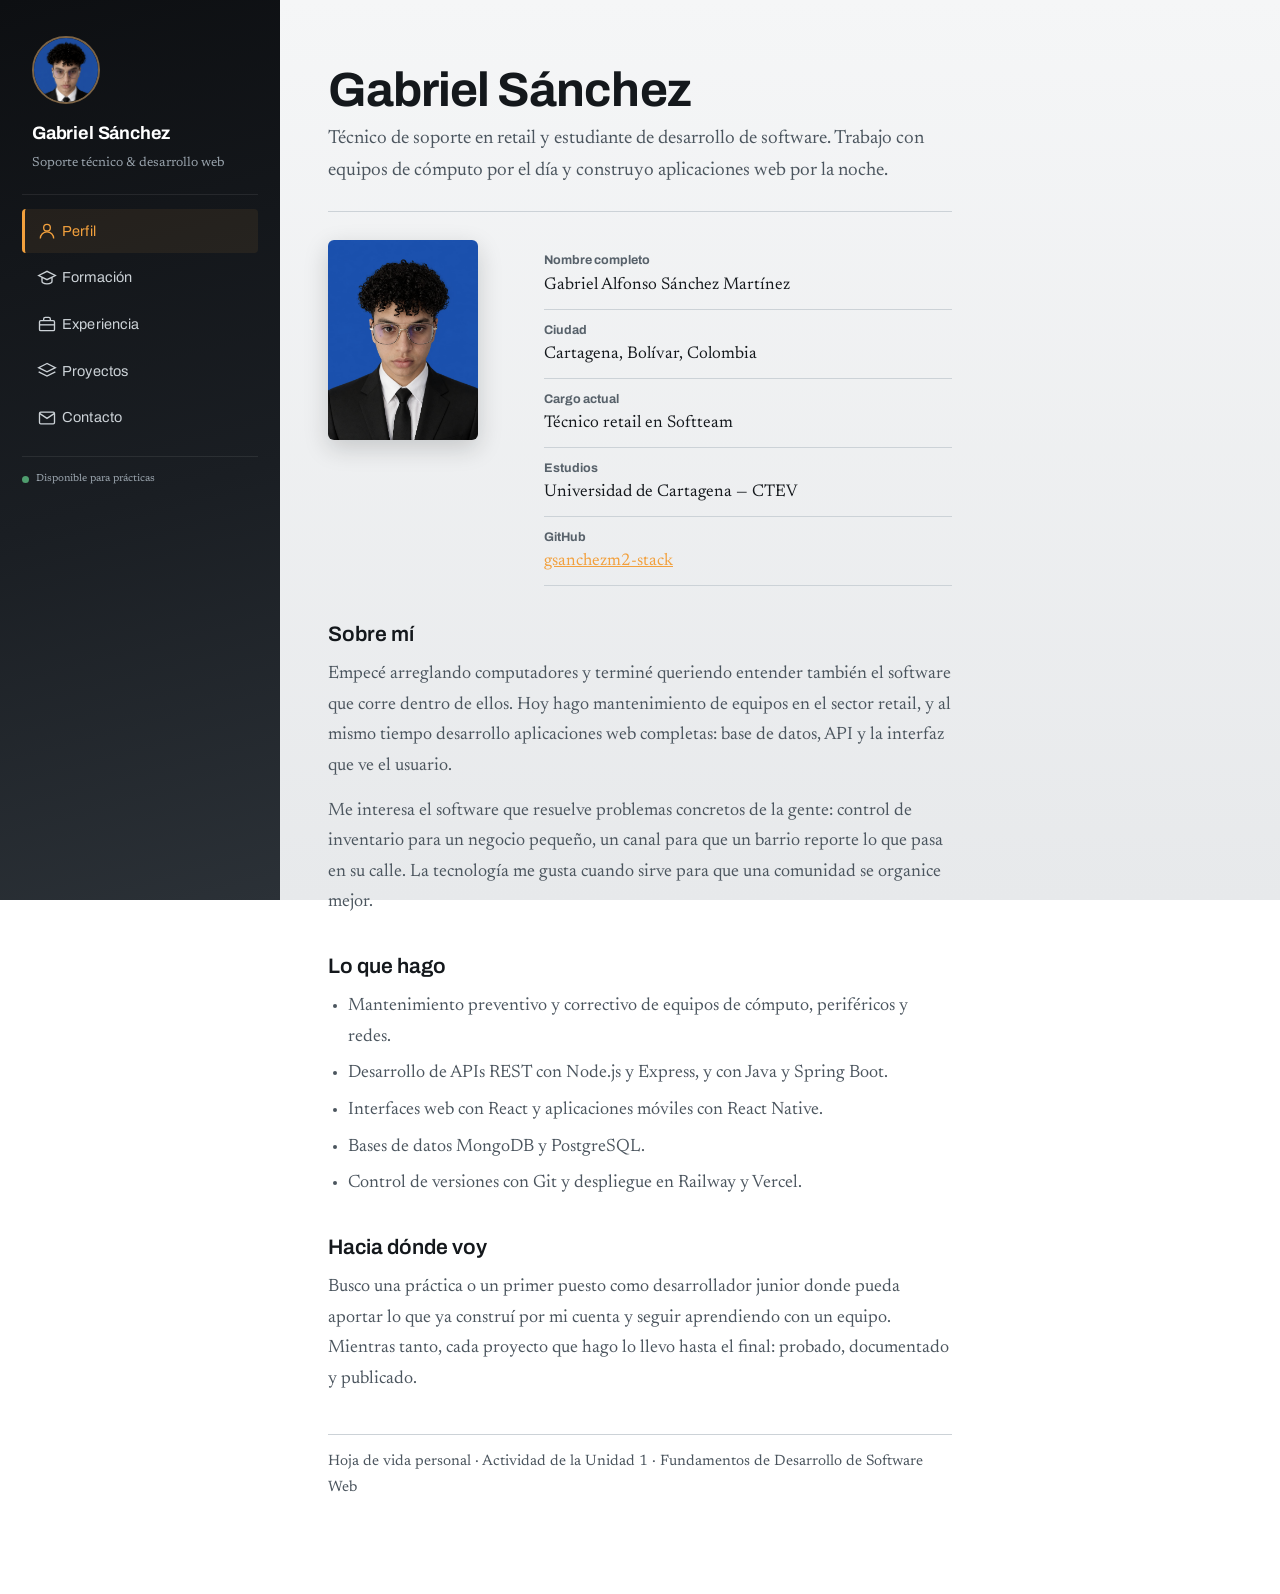
<file: index.html>
<!DOCTYPE html>
<html lang="es">
<head>
  <meta charset="UTF-8">
  <meta name="viewport" content="width=device-width, initial-scale=1.0">
  <title>Gabriel Sánchez — Hoja de vida</title>
  <meta name="description" content="Hoja de vida de Gabriel Alfonso Sánchez Martínez, técnico de soporte y desarrollador web en formación.">
  <link rel="preconnect" href="https://fonts.googleapis.com">
  <link rel="preconnect" href="https://fonts.gstatic.com" crossorigin>
  <link href="https://fonts.googleapis.com/css2?family=Archivo:wght@400;600;700&family=Newsreader:opsz,wght@6..72,400;6..72,600&display=swap" rel="stylesheet">
  <link rel="stylesheet" href="https://cdn.jsdelivr.net/npm/bootstrap@5.3.3/dist/css/bootstrap.min.css">
  <link rel="stylesheet" href="css/estilos.css">
</head>
<body>

  <header class="rail">
    <div class="rail-top">
      <img class="rail-foto" src="img/foto.jpg" alt="Foto de Gabriel Alfonso Sánchez Martínez">
      <p class="rail-nombre">Gabriel Sánchez</p>
      <p class="rail-rol">Soporte técnico &amp; desarrollo web</p>
    </div>
    <nav>
      <ul class="menu">
        <li><a class="activo" href="index.html" aria-label="Perfil">
          <svg viewBox="0 0 24 24"><circle cx="12" cy="8" r="4"></circle><path d="M4 21c0-4.4 3.6-8 8-8s8 3.6 8 8"></path></svg>
          <span>Perfil</span>
        </a></li>
        <li><a  href="formacion.html" aria-label="Formación">
          <svg viewBox="0 0 24 24"><path d="M2 9l10-5 10 5-10 5-10-5z"></path><path d="M6 11v5c0 1.7 2.7 3 6 3s6-1.3 6-3v-5"></path></svg>
          <span>Formación</span>
        </a></li>
        <li><a  href="experiencia.html" aria-label="Experiencia">
          <svg viewBox="0 0 24 24"><rect x="3" y="8" width="18" height="12" rx="1.5"></rect><path d="M8 8V6a2 2 0 0 1 2-2h4a2 2 0 0 1 2 2v2"></path><path d="M3 13h18"></path></svg>
          <span>Experiencia</span>
        </a></li>
        <li><a  href="proyectos.html" aria-label="Proyectos">
          <svg viewBox="0 0 24 24"><path d="M12 3 2 8l10 5 10-5-10-5z"></path><path d="M2 13l10 5 10-5"></path></svg>
          <span>Proyectos</span>
        </a></li>
        <li><a  href="contacto.html" aria-label="Contacto">
          <svg viewBox="0 0 24 24"><rect x="3" y="5" width="18" height="14" rx="1.5"></rect><path d="M3 6.5l9 6 9-6"></path></svg>
          <span>Contacto</span>
        </a></li>
      </ul>
    </nav>
    <p class="estado"><span class="punto"></span><span class="texto-estado">Disponible para prácticas</span></p>
  </header>

  <main class="contenido">
    <h1 class="titulo-pagina">Gabriel Sánchez</h1>
    <p class="entrada">
      Técnico de soporte en retail y estudiante de desarrollo de software.
      Trabajo con equipos de cómputo por el día y construyo aplicaciones web por la noche.
    </p>

    <div class="row g-4 portada">
      <div class="col-12 col-md-4">
        <img class="foto" src="img/foto.jpg" alt="Foto de perfil de Gabriel Alfonso Sánchez Martínez">
      </div>
      <div class="col-12 col-md-8">
        <dl class="ficha mb-0">
          <dt>Nombre completo</dt>
          <dd>Gabriel Alfonso Sánchez Martínez</dd>
          <dt>Ciudad</dt>
          <dd>Cartagena, Bolívar, Colombia</dd>
          <dt>Cargo actual</dt>
          <dd>Técnico retail en Softteam</dd>
          <dt>Estudios</dt>
          <dd>Universidad de Cartagena — CTEV</dd>
          <dt>GitHub</dt>
          <dd><a href="https://github.com/gsanchezm2-stack">gsanchezm2-stack</a></dd>
        </dl>
      </div>
    </div>

    <h2>Sobre mí</h2>
    <p>
      Empecé arreglando computadores y terminé queriendo entender también el software que
      corre dentro de ellos. Hoy hago mantenimiento de equipos en el sector retail, y al
      mismo tiempo desarrollo aplicaciones web completas: base de datos, API y la interfaz
      que ve el usuario.
    </p>
    <p>
      Me interesa el software que resuelve problemas concretos de la gente: control de
      inventario para un negocio pequeño, un canal para que un barrio reporte lo que pasa en
      su calle. La tecnología me gusta cuando sirve para que una comunidad se organice mejor.
    </p>

    <h2>Lo que hago</h2>
    <ul>
      <li>Mantenimiento preventivo y correctivo de equipos de cómputo, periféricos y redes.</li>
      <li>Desarrollo de APIs REST con Node.js y Express, y con Java y Spring Boot.</li>
      <li>Interfaces web con React y aplicaciones móviles con React Native.</li>
      <li>Bases de datos MongoDB y PostgreSQL.</li>
      <li>Control de versiones con Git y despliegue en Railway y Vercel.</li>
    </ul>

    <h2>Hacia dónde voy</h2>
    <p>
      Busco una práctica o un primer puesto como desarrollador junior donde pueda aportar lo
      que ya construí por mi cuenta y seguir aprendiendo con un equipo. Mientras tanto, cada
      proyecto que hago lo llevo hasta el final: probado, documentado y publicado.
    </p>

    <footer class="pie">
      <p>Hoja de vida personal · Actividad de la Unidad 1 · Fundamentos de Desarrollo de Software Web</p>
    </footer>
  </main>

  <script src="https://code.jquery.com/jquery-3.7.1.min.js"></script>
  <script src="https://cdn.jsdelivr.net/npm/bootstrap@5.3.3/dist/js/bootstrap.bundle.min.js"></script>
  <script src="js/main.js"></script>
</body>
</html>
</file>
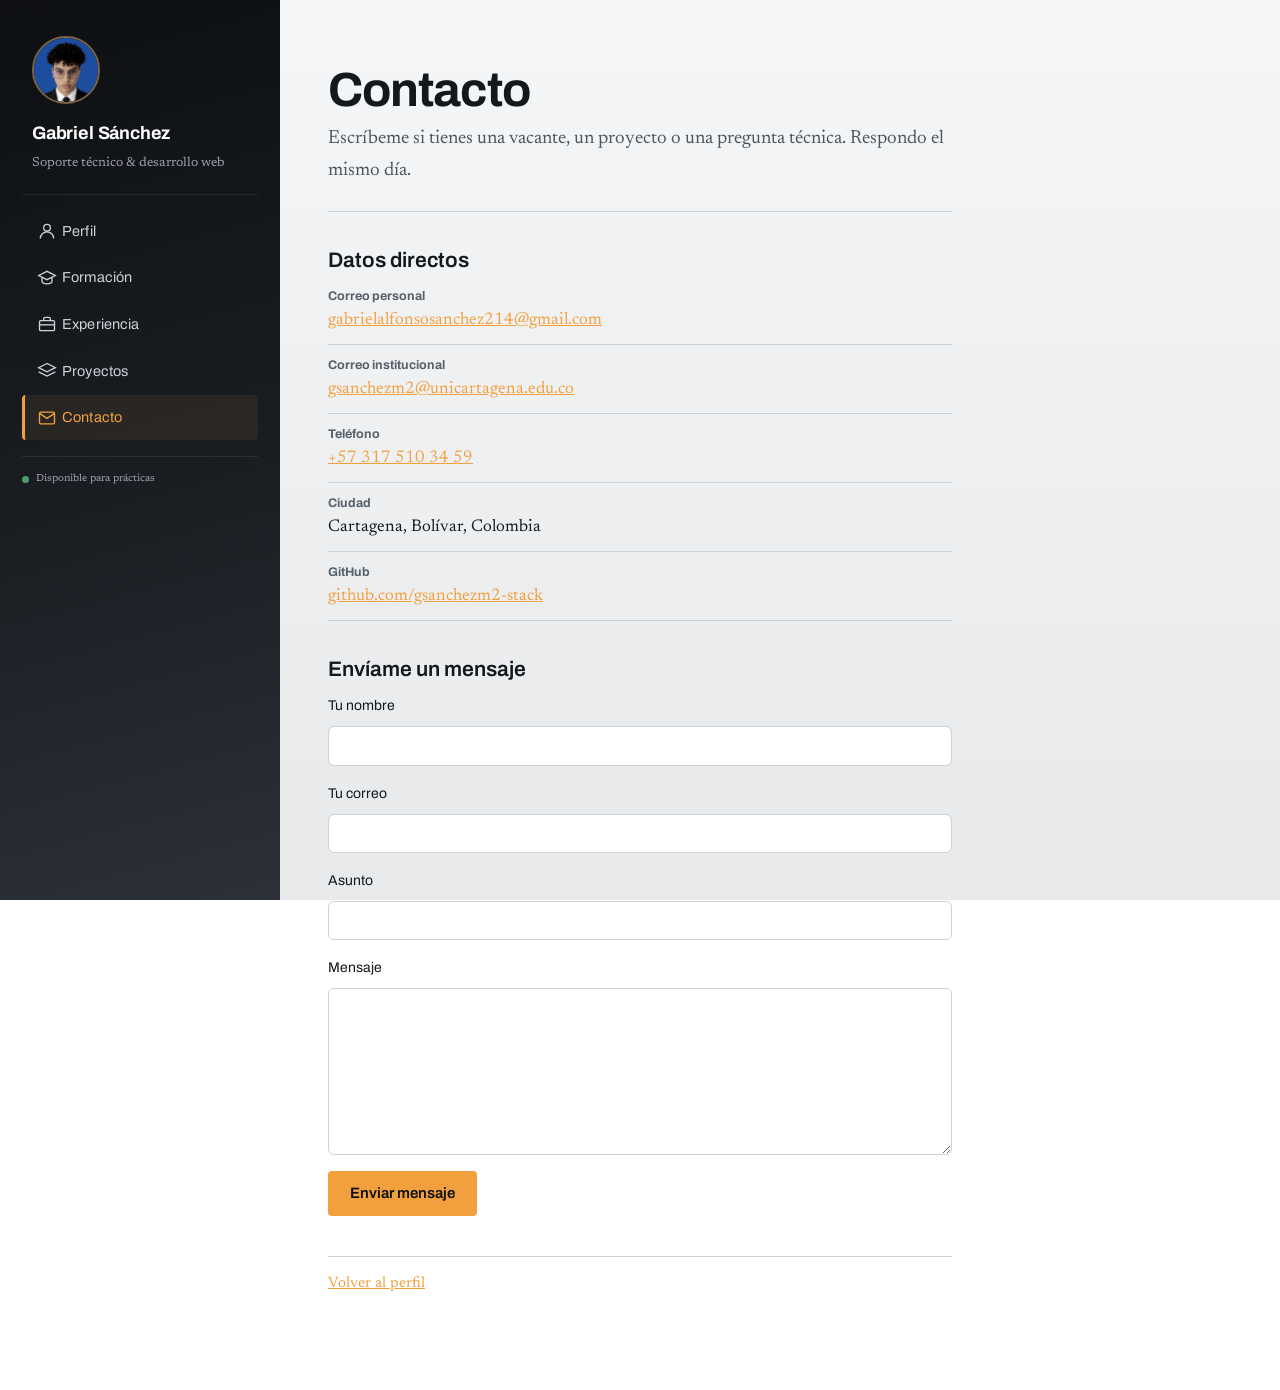
<file: contacto.html>
<!DOCTYPE html>
<html lang="es">
<head>
  <meta charset="UTF-8">
  <meta name="viewport" content="width=device-width, initial-scale=1.0">
  <title>Contacto — Gabriel Sánchez</title>
  <meta name="description" content="Datos de contacto de Gabriel Alfonso Sánchez Martínez.">
  <link rel="preconnect" href="https://fonts.googleapis.com">
  <link rel="preconnect" href="https://fonts.gstatic.com" crossorigin>
  <link href="https://fonts.googleapis.com/css2?family=Archivo:wght@400;600;700&family=Newsreader:opsz,wght@6..72,400;6..72,600&display=swap" rel="stylesheet">
  <link rel="stylesheet" href="https://cdn.jsdelivr.net/npm/bootstrap@5.3.3/dist/css/bootstrap.min.css">
  <link rel="stylesheet" href="css/estilos.css">
</head>
<body>

  <header class="rail">
    <div class="rail-top">
      <img class="rail-foto" src="img/foto.jpg" alt="Foto de Gabriel Alfonso Sánchez Martínez">
      <p class="rail-nombre">Gabriel Sánchez</p>
      <p class="rail-rol">Soporte técnico &amp; desarrollo web</p>
    </div>
    <nav>
      <ul class="menu">
        <li><a  href="index.html" aria-label="Perfil">
          <svg viewBox="0 0 24 24"><circle cx="12" cy="8" r="4"></circle><path d="M4 21c0-4.4 3.6-8 8-8s8 3.6 8 8"></path></svg>
          <span>Perfil</span>
        </a></li>
        <li><a  href="formacion.html" aria-label="Formación">
          <svg viewBox="0 0 24 24"><path d="M2 9l10-5 10 5-10 5-10-5z"></path><path d="M6 11v5c0 1.7 2.7 3 6 3s6-1.3 6-3v-5"></path></svg>
          <span>Formación</span>
        </a></li>
        <li><a  href="experiencia.html" aria-label="Experiencia">
          <svg viewBox="0 0 24 24"><rect x="3" y="8" width="18" height="12" rx="1.5"></rect><path d="M8 8V6a2 2 0 0 1 2-2h4a2 2 0 0 1 2 2v2"></path><path d="M3 13h18"></path></svg>
          <span>Experiencia</span>
        </a></li>
        <li><a  href="proyectos.html" aria-label="Proyectos">
          <svg viewBox="0 0 24 24"><path d="M12 3 2 8l10 5 10-5-10-5z"></path><path d="M2 13l10 5 10-5"></path></svg>
          <span>Proyectos</span>
        </a></li>
        <li><a class="activo" href="contacto.html" aria-label="Contacto">
          <svg viewBox="0 0 24 24"><rect x="3" y="5" width="18" height="14" rx="1.5"></rect><path d="M3 6.5l9 6 9-6"></path></svg>
          <span>Contacto</span>
        </a></li>
      </ul>
    </nav>
    <p class="estado"><span class="punto"></span><span class="texto-estado">Disponible para prácticas</span></p>
  </header>

  <main class="contenido">
    <h1 class="titulo-pagina">Contacto</h1>
    <p class="entrada">
      Escríbeme si tienes una vacante, un proyecto o una pregunta técnica. Respondo el mismo día.
    </p>

    <h2>Datos directos</h2>
    <dl class="ficha">
      <dt>Correo personal</dt>
      <dd><a href="mailto:gabrielalfonsosanchez214@gmail.com">gabrielalfonsosanchez214@gmail.com</a></dd>
      <dt>Correo institucional</dt>
      <dd><a href="mailto:gsanchezm2@unicartagena.edu.co">gsanchezm2@unicartagena.edu.co</a></dd>
      <dt>Teléfono</dt>
      <dd><a href="tel:+573175103459">+57 317 510 34 59</a></dd>
      <dt>Ciudad</dt>
      <dd>Cartagena, Bolívar, Colombia</dd>
      <dt>GitHub</dt>
      <dd><a href="https://github.com/gsanchezm2-stack">github.com/gsanchezm2-stack</a></dd>
    </dl>

    <h2>Envíame un mensaje</h2>
    <div id="alerta-envio" class="alert d-none mb-3" role="alert"></div>

    <form id="form-contacto" action="mailto:gabrielalfonsosanchez214@gmail.com" method="post" enctype="text/plain" novalidate>
      <div class="mb-3">
        <label for="nombre" class="form-label">Tu nombre</label>
        <input type="text" class="form-control" id="nombre" name="nombre" required>
        <div class="invalid-feedback"></div>
      </div>

      <div class="mb-3">
        <label for="correo" class="form-label">Tu correo</label>
        <input type="email" class="form-control" id="correo" name="correo" required>
        <div class="invalid-feedback"></div>
      </div>

      <div class="mb-3">
        <label for="asunto" class="form-label">Asunto</label>
        <input type="text" class="form-control" id="asunto" name="asunto">
      </div>

      <div class="mb-3">
        <label for="mensaje" class="form-label">Mensaje</label>
        <textarea class="form-control" id="mensaje" name="mensaje" rows="6" required></textarea>
        <div class="invalid-feedback"></div>
      </div>

      <button class="boton btn" type="submit">Enviar mensaje</button>
    </form>

    <footer class="pie">
      <p><a href="index.html">Volver al perfil</a></p>
    </footer>
  </main>

  <script src="https://code.jquery.com/jquery-3.7.1.min.js"></script>
  <script src="https://cdn.jsdelivr.net/npm/bootstrap@5.3.3/dist/js/bootstrap.bundle.min.js"></script>
  <script src="js/main.js"></script>
  <script src="js/contacto.js"></script>
</body>
</html>
</file>
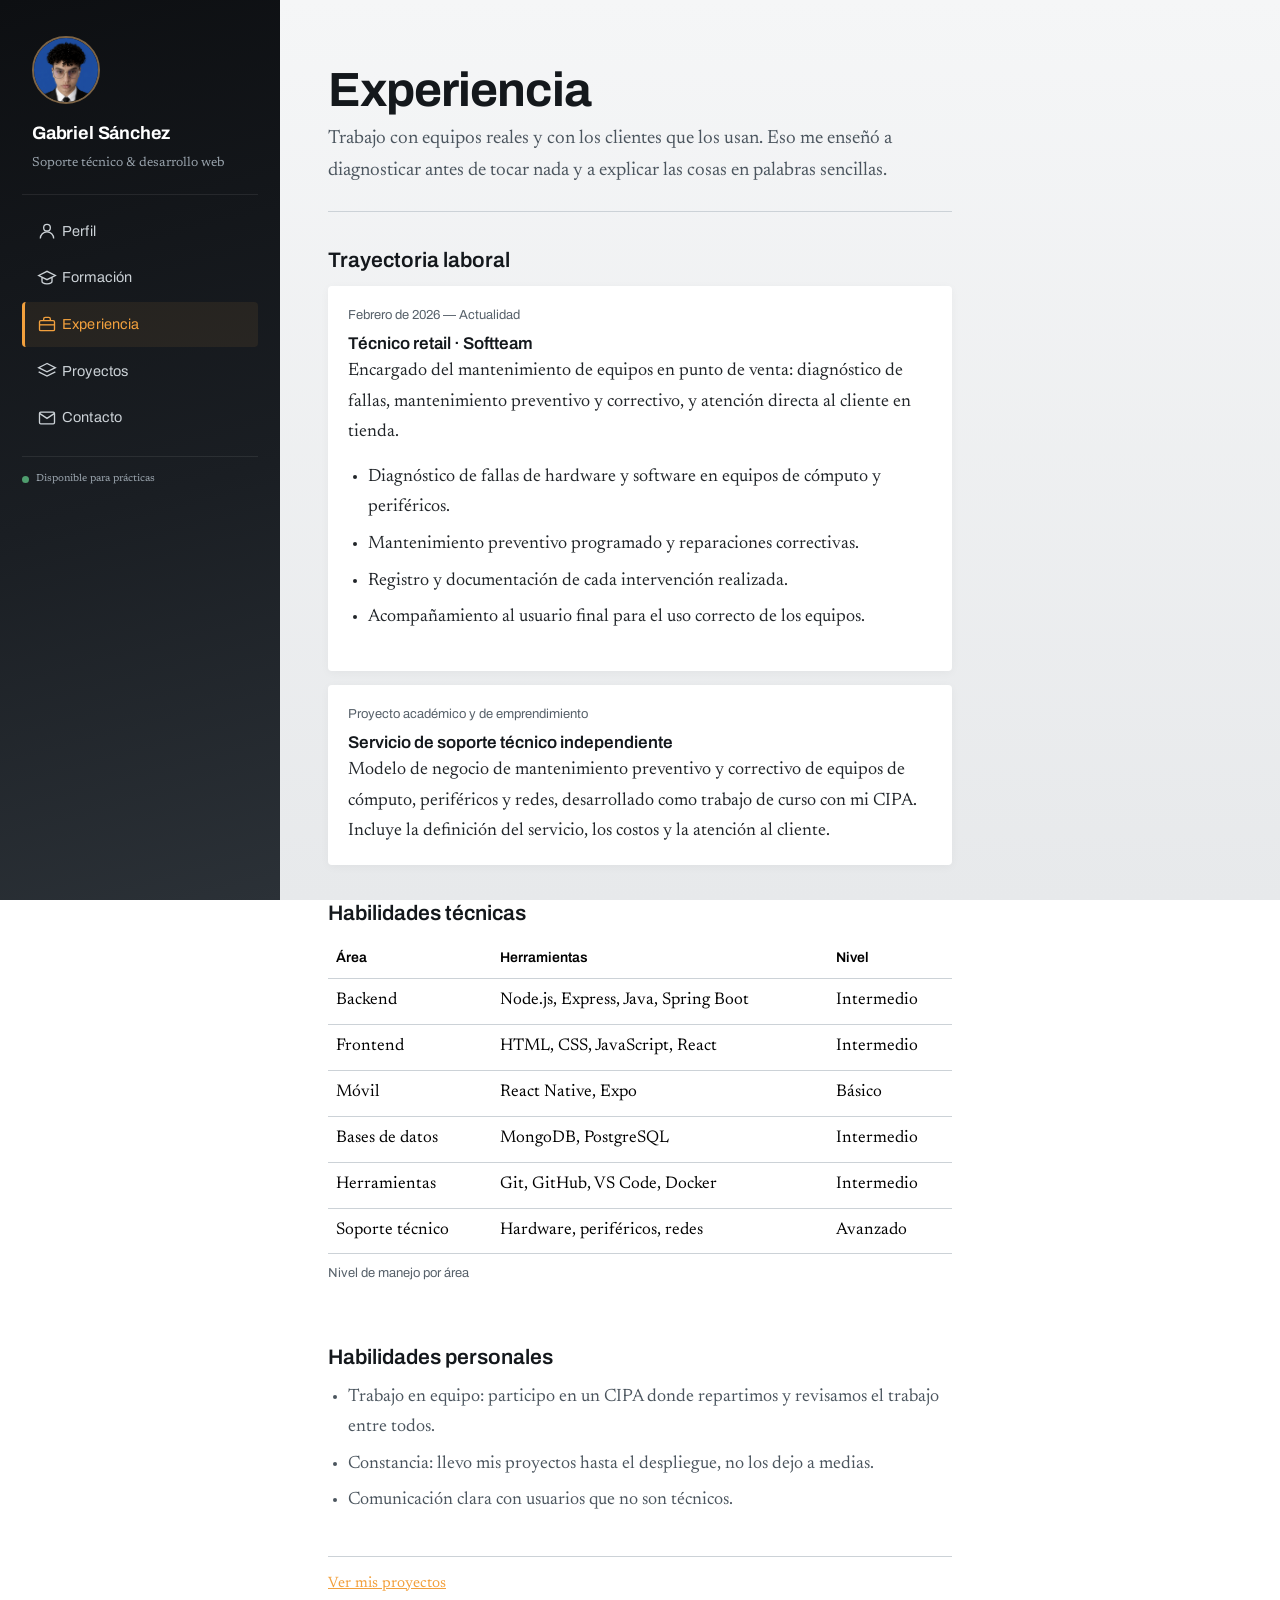
<file: experiencia.html>
<!DOCTYPE html>
<html lang="es">
<head>
  <meta charset="UTF-8">
  <meta name="viewport" content="width=device-width, initial-scale=1.0">
  <title>Experiencia — Gabriel Sánchez</title>
  <meta name="description" content="Experiencia laboral y habilidades técnicas de Gabriel Alfonso Sánchez Martínez.">
  <link rel="preconnect" href="https://fonts.googleapis.com">
  <link rel="preconnect" href="https://fonts.gstatic.com" crossorigin>
  <link href="https://fonts.googleapis.com/css2?family=Archivo:wght@400;600;700&family=Newsreader:opsz,wght@6..72,400;6..72,600&display=swap" rel="stylesheet">
  <link rel="stylesheet" href="https://cdn.jsdelivr.net/npm/bootstrap@5.3.3/dist/css/bootstrap.min.css">
  <link rel="stylesheet" href="css/estilos.css">
</head>
<body>

  <header class="rail">
    <div class="rail-top">
      <img class="rail-foto" src="img/foto.jpg" alt="Foto de Gabriel Alfonso Sánchez Martínez">
      <p class="rail-nombre">Gabriel Sánchez</p>
      <p class="rail-rol">Soporte técnico &amp; desarrollo web</p>
    </div>
    <nav>
      <ul class="menu">
        <li><a  href="index.html" aria-label="Perfil">
          <svg viewBox="0 0 24 24"><circle cx="12" cy="8" r="4"></circle><path d="M4 21c0-4.4 3.6-8 8-8s8 3.6 8 8"></path></svg>
          <span>Perfil</span>
        </a></li>
        <li><a  href="formacion.html" aria-label="Formación">
          <svg viewBox="0 0 24 24"><path d="M2 9l10-5 10 5-10 5-10-5z"></path><path d="M6 11v5c0 1.7 2.7 3 6 3s6-1.3 6-3v-5"></path></svg>
          <span>Formación</span>
        </a></li>
        <li><a class="activo" href="experiencia.html" aria-label="Experiencia">
          <svg viewBox="0 0 24 24"><rect x="3" y="8" width="18" height="12" rx="1.5"></rect><path d="M8 8V6a2 2 0 0 1 2-2h4a2 2 0 0 1 2 2v2"></path><path d="M3 13h18"></path></svg>
          <span>Experiencia</span>
        </a></li>
        <li><a  href="proyectos.html" aria-label="Proyectos">
          <svg viewBox="0 0 24 24"><path d="M12 3 2 8l10 5 10-5-10-5z"></path><path d="M2 13l10 5 10-5"></path></svg>
          <span>Proyectos</span>
        </a></li>
        <li><a  href="contacto.html" aria-label="Contacto">
          <svg viewBox="0 0 24 24"><rect x="3" y="5" width="18" height="14" rx="1.5"></rect><path d="M3 6.5l9 6 9-6"></path></svg>
          <span>Contacto</span>
        </a></li>
      </ul>
    </nav>
    <p class="estado"><span class="punto"></span><span class="texto-estado">Disponible para prácticas</span></p>
  </header>

  <main class="contenido">
    <h1 class="titulo-pagina">Experiencia</h1>
    <p class="entrada">
      Trabajo con equipos reales y con los clientes que los usan. Eso me enseñó a diagnosticar
      antes de tocar nada y a explicar las cosas en palabras sencillas.
    </p>

    <h2>Trayectoria laboral</h2>

    <article class="bloque card border-0">
      <p class="fecha">Febrero de 2026 — Actualidad</p>
      <h3>Técnico retail · Softteam</h3>
      <p>
        Encargado del mantenimiento de equipos en punto de venta: diagnóstico de fallas,
        mantenimiento preventivo y correctivo, y atención directa al cliente en tienda.
      </p>
      <ul>
        <li>Diagnóstico de fallas de hardware y software en equipos de cómputo y periféricos.</li>
        <li>Mantenimiento preventivo programado y reparaciones correctivas.</li>
        <li>Registro y documentación de cada intervención realizada.</li>
        <li>Acompañamiento al usuario final para el uso correcto de los equipos.</li>
      </ul>
    </article>

    <article class="bloque card border-0">
      <p class="fecha">Proyecto académico y de emprendimiento</p>
      <h3>Servicio de soporte técnico independiente</h3>
      <p>
        Modelo de negocio de mantenimiento preventivo y correctivo de equipos de cómputo,
        periféricos y redes, desarrollado como trabajo de curso con mi CIPA. Incluye la
        definición del servicio, los costos y la atención al cliente.
      </p>
    </article>

    <h2>Habilidades técnicas</h2>

    <div class="table-responsive">
    <table class="table table-hover align-middle">
      <caption>Nivel de manejo por área</caption>
      <thead>
        <tr>
          <th scope="col">Área</th>
          <th scope="col">Herramientas</th>
          <th scope="col">Nivel</th>
        </tr>
      </thead>
      <tbody>
        <tr>
          <td>Backend</td>
          <td>Node.js, Express, Java, Spring Boot</td>
          <td>Intermedio</td>
        </tr>
        <tr>
          <td>Frontend</td>
          <td>HTML, CSS, JavaScript, React</td>
          <td>Intermedio</td>
        </tr>
        <tr>
          <td>Móvil</td>
          <td>React Native, Expo</td>
          <td>Básico</td>
        </tr>
        <tr>
          <td>Bases de datos</td>
          <td>MongoDB, PostgreSQL</td>
          <td>Intermedio</td>
        </tr>
        <tr>
          <td>Herramientas</td>
          <td>Git, GitHub, VS Code, Docker</td>
          <td>Intermedio</td>
        </tr>
        <tr>
          <td>Soporte técnico</td>
          <td>Hardware, periféricos, redes</td>
          <td>Avanzado</td>
        </tr>
      </tbody>
    </table>
    </div>

    <h2>Habilidades personales</h2>
    <ul>
      <li>Trabajo en equipo: participo en un CIPA donde repartimos y revisamos el trabajo entre todos.</li>
      <li>Constancia: llevo mis proyectos hasta el despliegue, no los dejo a medias.</li>
      <li>Comunicación clara con usuarios que no son técnicos.</li>
    </ul>

    <footer class="pie">
      <p><a href="proyectos.html">Ver mis proyectos</a></p>
    </footer>
  </main>

  <script src="https://code.jquery.com/jquery-3.7.1.min.js"></script>
  <script src="https://cdn.jsdelivr.net/npm/bootstrap@5.3.3/dist/js/bootstrap.bundle.min.js"></script>
  <script src="js/main.js"></script>
</body>
</html>
</file>
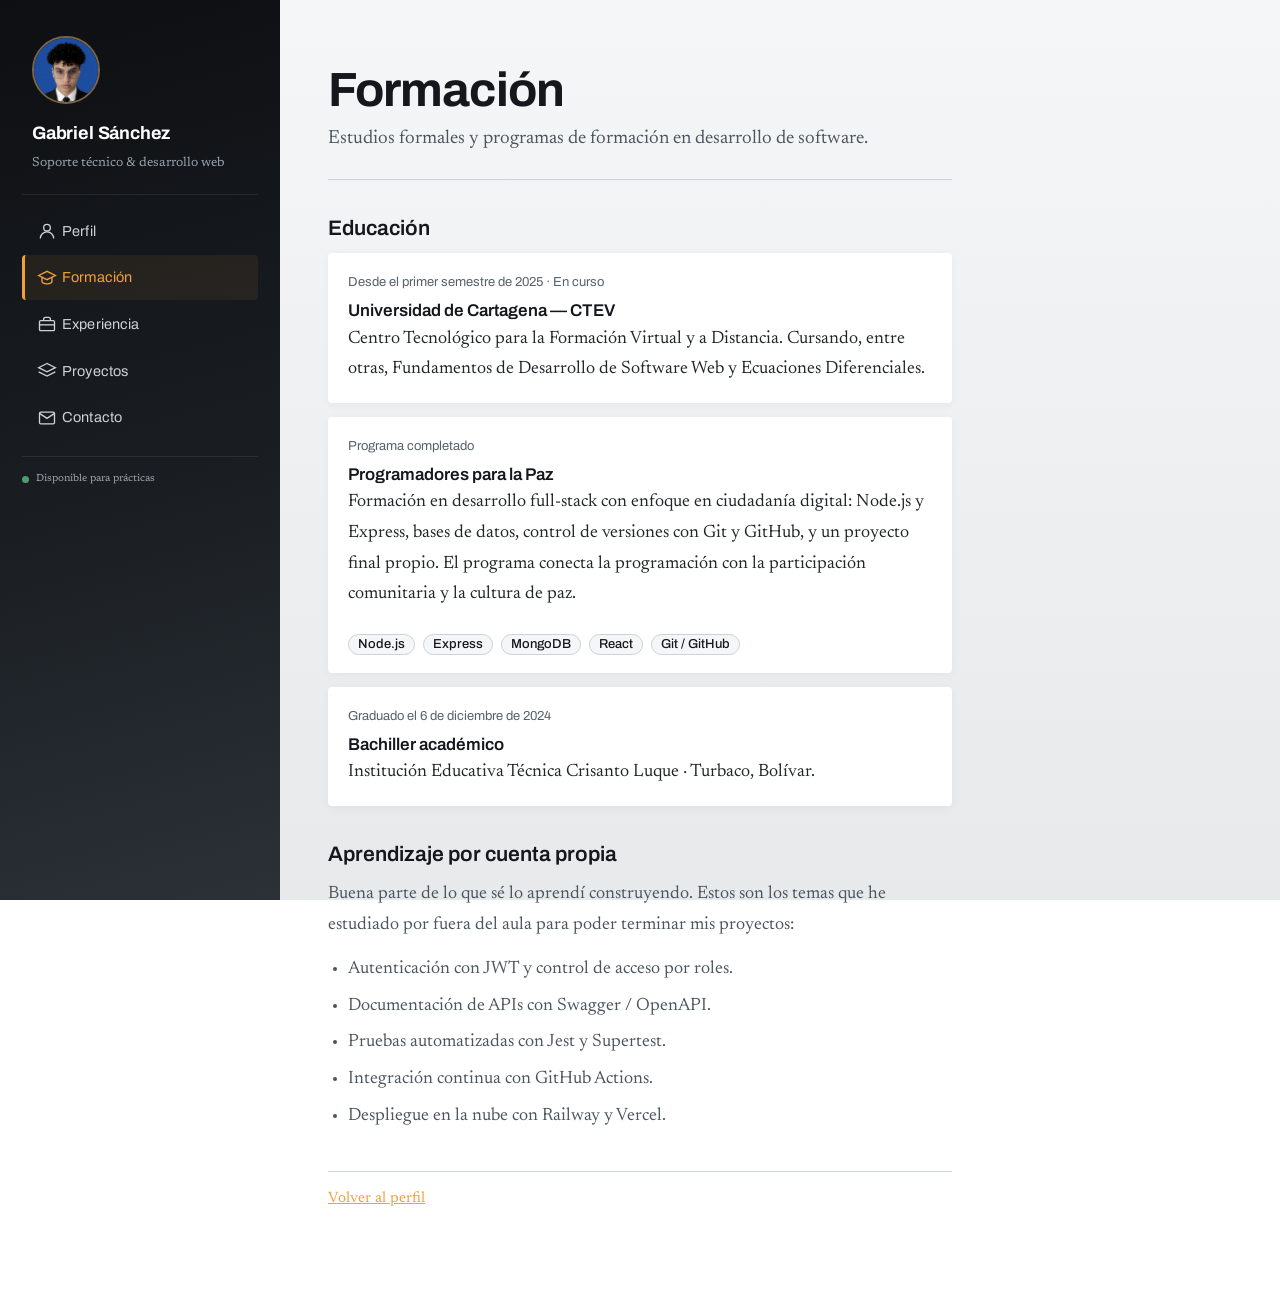
<file: formacion.html>
<!DOCTYPE html>
<html lang="es">
<head>
  <meta charset="UTF-8">
  <meta name="viewport" content="width=device-width, initial-scale=1.0">
  <title>Formación — Gabriel Sánchez</title>
  <meta name="description" content="Formación académica y cursos de Gabriel Alfonso Sánchez Martínez.">
  <link rel="preconnect" href="https://fonts.googleapis.com">
  <link rel="preconnect" href="https://fonts.gstatic.com" crossorigin>
  <link href="https://fonts.googleapis.com/css2?family=Archivo:wght@400;600;700&family=Newsreader:opsz,wght@6..72,400;6..72,600&display=swap" rel="stylesheet">
  <link rel="stylesheet" href="https://cdn.jsdelivr.net/npm/bootstrap@5.3.3/dist/css/bootstrap.min.css">
  <link rel="stylesheet" href="css/estilos.css">
</head>
<body>

  <header class="rail">
    <div class="rail-top">
      <img class="rail-foto" src="img/foto.jpg" alt="Foto de Gabriel Alfonso Sánchez Martínez">
      <p class="rail-nombre">Gabriel Sánchez</p>
      <p class="rail-rol">Soporte técnico &amp; desarrollo web</p>
    </div>
    <nav>
      <ul class="menu">
        <li><a  href="index.html" aria-label="Perfil">
          <svg viewBox="0 0 24 24"><circle cx="12" cy="8" r="4"></circle><path d="M4 21c0-4.4 3.6-8 8-8s8 3.6 8 8"></path></svg>
          <span>Perfil</span>
        </a></li>
        <li><a class="activo" href="formacion.html" aria-label="Formación">
          <svg viewBox="0 0 24 24"><path d="M2 9l10-5 10 5-10 5-10-5z"></path><path d="M6 11v5c0 1.7 2.7 3 6 3s6-1.3 6-3v-5"></path></svg>
          <span>Formación</span>
        </a></li>
        <li><a  href="experiencia.html" aria-label="Experiencia">
          <svg viewBox="0 0 24 24"><rect x="3" y="8" width="18" height="12" rx="1.5"></rect><path d="M8 8V6a2 2 0 0 1 2-2h4a2 2 0 0 1 2 2v2"></path><path d="M3 13h18"></path></svg>
          <span>Experiencia</span>
        </a></li>
        <li><a  href="proyectos.html" aria-label="Proyectos">
          <svg viewBox="0 0 24 24"><path d="M12 3 2 8l10 5 10-5-10-5z"></path><path d="M2 13l10 5 10-5"></path></svg>
          <span>Proyectos</span>
        </a></li>
        <li><a  href="contacto.html" aria-label="Contacto">
          <svg viewBox="0 0 24 24"><rect x="3" y="5" width="18" height="14" rx="1.5"></rect><path d="M3 6.5l9 6 9-6"></path></svg>
          <span>Contacto</span>
        </a></li>
      </ul>
    </nav>
    <p class="estado"><span class="punto"></span><span class="texto-estado">Disponible para prácticas</span></p>
  </header>

  <main class="contenido">
    <h1 class="titulo-pagina">Formación</h1>
    <p class="entrada">
      Estudios formales y programas de formación en desarrollo de software.
    </p>

    <h2>Educación</h2>

    <article class="bloque card border-0">
      <p class="fecha">Desde el primer semestre de 2025 · En curso</p>
      <h3>Universidad de Cartagena — CTEV</h3>
      <p>
        Centro Tecnológico para la Formación Virtual y a Distancia. Cursando, entre otras,
        Fundamentos de Desarrollo de Software Web y Ecuaciones Diferenciales.
      </p>
    </article>

    <article class="bloque card border-0">
      <p class="fecha">Programa completado</p>
      <h3>Programadores para la Paz</h3>
      <p>
        Formación en desarrollo full-stack con enfoque en ciudadanía digital: Node.js y
        Express, bases de datos, control de versiones con Git y GitHub, y un proyecto final
        propio. El programa conecta la programación con la participación comunitaria y la
        cultura de paz.
      </p>
      <ul class="tecnologias">
        <li class="badge rounded-pill">Node.js</li>
        <li class="badge rounded-pill">Express</li>
        <li class="badge rounded-pill">MongoDB</li>
        <li class="badge rounded-pill">React</li>
        <li class="badge rounded-pill">Git / GitHub</li>
      </ul>
    </article>

    <article class="bloque card border-0">
      <p class="fecha">Graduado el 6 de diciembre de 2024</p>
      <h3>Bachiller académico</h3>
      <p>Institución Educativa Técnica Crisanto Luque · Turbaco, Bolívar.</p>
    </article>

    <h2>Aprendizaje por cuenta propia</h2>
    <p>
      Buena parte de lo que sé lo aprendí construyendo. Estos son los temas que he estudiado
      por fuera del aula para poder terminar mis proyectos:
    </p>
    <ul>
      <li>Autenticación con JWT y control de acceso por roles.</li>
      <li>Documentación de APIs con Swagger / OpenAPI.</li>
      <li>Pruebas automatizadas con Jest y Supertest.</li>
      <li>Integración continua con GitHub Actions.</li>
      <li>Despliegue en la nube con Railway y Vercel.</li>
    </ul>

    <footer class="pie">
      <p><a href="index.html">Volver al perfil</a></p>
    </footer>
  </main>

  <script src="https://code.jquery.com/jquery-3.7.1.min.js"></script>
  <script src="https://cdn.jsdelivr.net/npm/bootstrap@5.3.3/dist/js/bootstrap.bundle.min.js"></script>
  <script src="js/main.js"></script>
</body>
</html>
</file>
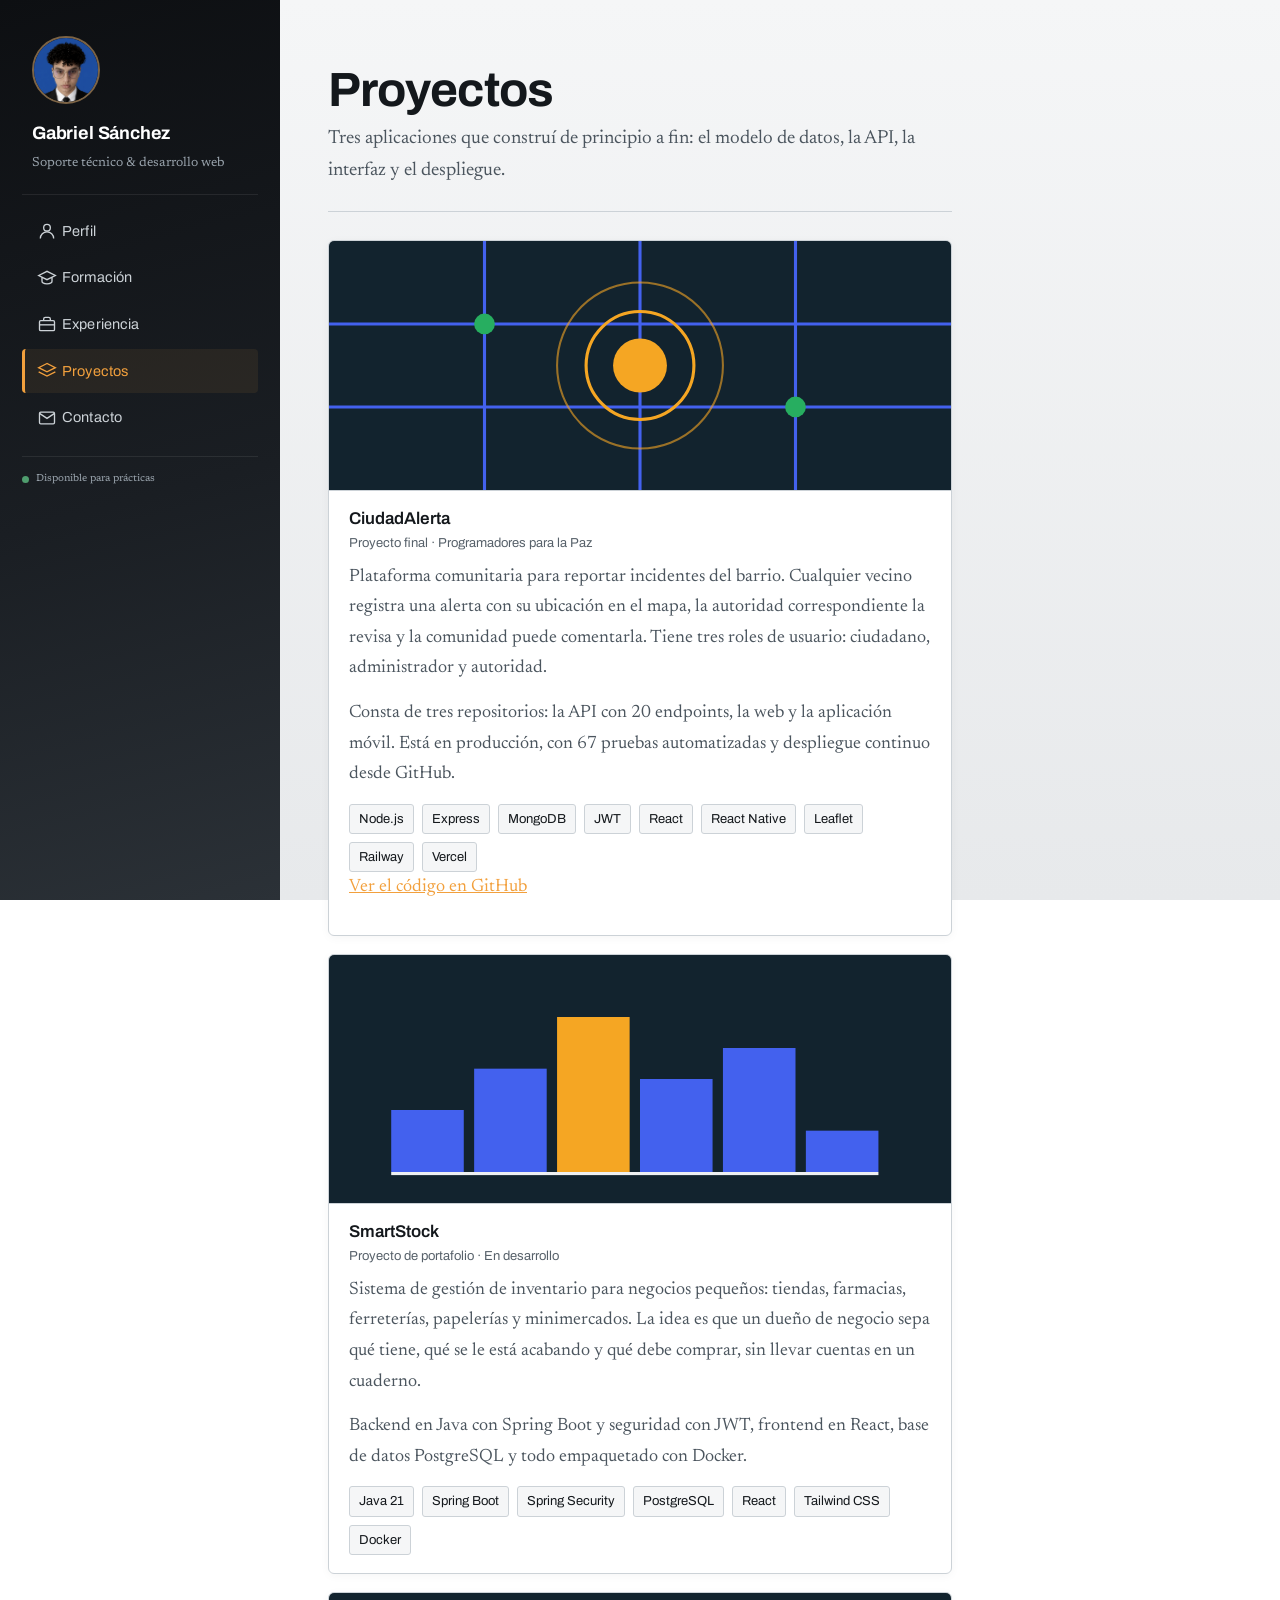
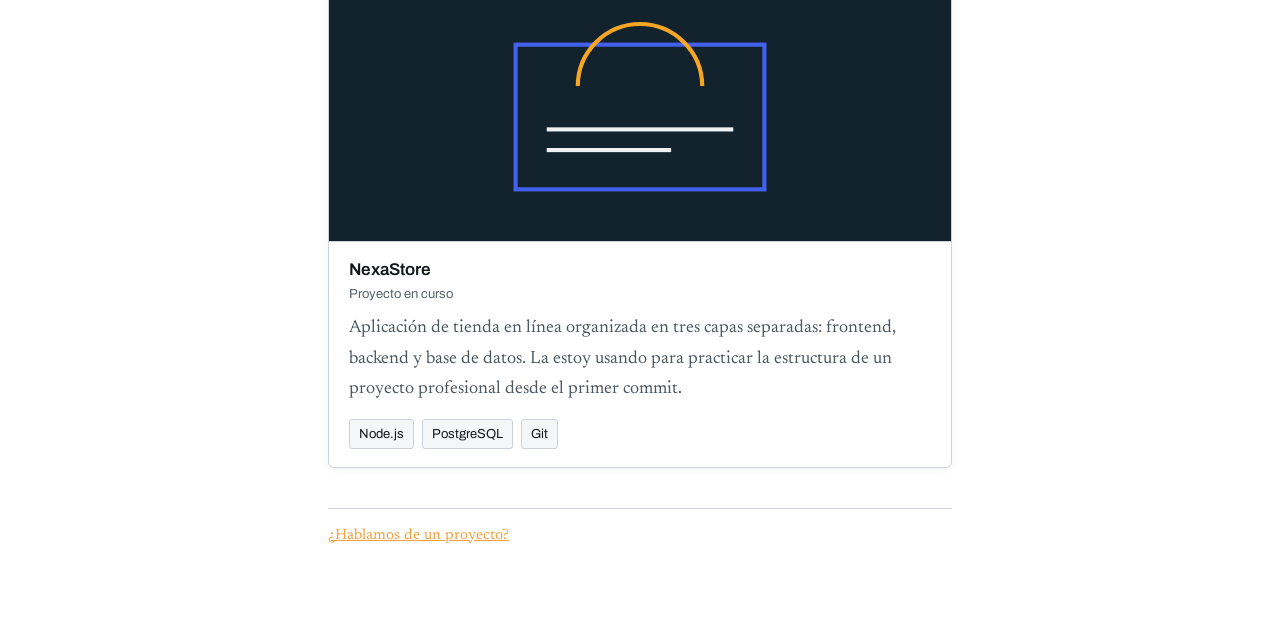
<file: proyectos.html>
<!DOCTYPE html>
<html lang="es">
<head>
  <meta charset="UTF-8">
  <meta name="viewport" content="width=device-width, initial-scale=1.0">
  <title>Proyectos — Gabriel Sánchez</title>
  <meta name="description" content="Proyectos de software desarrollados por Gabriel Alfonso Sánchez Martínez: CiudadAlerta, SmartStock y NexaStore.">
  <link rel="preconnect" href="https://fonts.googleapis.com">
  <link rel="preconnect" href="https://fonts.gstatic.com" crossorigin>
  <link href="https://fonts.googleapis.com/css2?family=Archivo:wght@400;600;700&family=Newsreader:opsz,wght@6..72,400;6..72,600&display=swap" rel="stylesheet">
  <link rel="stylesheet" href="https://cdn.jsdelivr.net/npm/bootstrap@5.3.3/dist/css/bootstrap.min.css">
  <link rel="stylesheet" href="css/estilos.css">
</head>
<body>

  <header class="rail">
    <div class="rail-top">
      <img class="rail-foto" src="img/foto.jpg" alt="Foto de Gabriel Alfonso Sánchez Martínez">
      <p class="rail-nombre">Gabriel Sánchez</p>
      <p class="rail-rol">Soporte técnico &amp; desarrollo web</p>
    </div>
    <nav>
      <ul class="menu">
        <li><a  href="index.html" aria-label="Perfil">
          <svg viewBox="0 0 24 24"><circle cx="12" cy="8" r="4"></circle><path d="M4 21c0-4.4 3.6-8 8-8s8 3.6 8 8"></path></svg>
          <span>Perfil</span>
        </a></li>
        <li><a  href="formacion.html" aria-label="Formación">
          <svg viewBox="0 0 24 24"><path d="M2 9l10-5 10 5-10 5-10-5z"></path><path d="M6 11v5c0 1.7 2.7 3 6 3s6-1.3 6-3v-5"></path></svg>
          <span>Formación</span>
        </a></li>
        <li><a  href="experiencia.html" aria-label="Experiencia">
          <svg viewBox="0 0 24 24"><rect x="3" y="8" width="18" height="12" rx="1.5"></rect><path d="M8 8V6a2 2 0 0 1 2-2h4a2 2 0 0 1 2 2v2"></path><path d="M3 13h18"></path></svg>
          <span>Experiencia</span>
        </a></li>
        <li><a class="activo" href="proyectos.html" aria-label="Proyectos">
          <svg viewBox="0 0 24 24"><path d="M12 3 2 8l10 5 10-5-10-5z"></path><path d="M2 13l10 5 10-5"></path></svg>
          <span>Proyectos</span>
        </a></li>
        <li><a  href="contacto.html" aria-label="Contacto">
          <svg viewBox="0 0 24 24"><rect x="3" y="5" width="18" height="14" rx="1.5"></rect><path d="M3 6.5l9 6 9-6"></path></svg>
          <span>Contacto</span>
        </a></li>
      </ul>
    </nav>
    <p class="estado"><span class="punto"></span><span class="texto-estado">Disponible para prácticas</span></p>
  </header>

  <main class="contenido">
    <h1 class="titulo-pagina">Proyectos</h1>
    <p class="entrada">
      Tres aplicaciones que construí de principio a fin: el modelo de datos, la API, la
      interfaz y el despliegue.
    </p>

    <article class="proyecto">
      <img src="img/ciudadalerta.svg" alt="Ilustración de un mapa con alertas señaladas, del proyecto CiudadAlerta">
      <div class="proyecto-texto">
        <h3>CiudadAlerta</h3>
        <p class="fecha">Proyecto final · Programadores para la Paz</p>
        <p>
          Plataforma comunitaria para reportar incidentes del barrio. Cualquier vecino
          registra una alerta con su ubicación en el mapa, la autoridad correspondiente la
          revisa y la comunidad puede comentarla. Tiene tres roles de usuario: ciudadano,
          administrador y autoridad.
        </p>
        <p>
          Consta de tres repositorios: la API con 20 endpoints, la web y la aplicación móvil.
          Está en producción, con 67 pruebas automatizadas y despliegue continuo desde GitHub.
        </p>
        <ul class="tecnologias">
          <li>Node.js</li>
          <li>Express</li>
          <li>MongoDB</li>
          <li>JWT</li>
          <li>React</li>
          <li>React Native</li>
          <li>Leaflet</li>
          <li>Railway</li>
          <li>Vercel</li>
        </ul>
        <p><a href="https://github.com/gsanchezm2-stack">Ver el código en GitHub</a></p>
      </div>
    </article>

    <article class="proyecto">
      <img src="img/smartstock.svg" alt="Ilustración de barras de inventario, del proyecto SmartStock">
      <div class="proyecto-texto">
        <h3>SmartStock</h3>
        <p class="fecha">Proyecto de portafolio · En desarrollo</p>
        <p>
          Sistema de gestión de inventario para negocios pequeños: tiendas, farmacias,
          ferreterías, papelerías y minimercados. La idea es que un dueño de negocio sepa qué
          tiene, qué se le está acabando y qué debe comprar, sin llevar cuentas en un cuaderno.
        </p>
        <p>
          Backend en Java con Spring Boot y seguridad con JWT, frontend en React, base de
          datos PostgreSQL y todo empaquetado con Docker.
        </p>
        <ul class="tecnologias">
          <li>Java 21</li>
          <li>Spring Boot</li>
          <li>Spring Security</li>
          <li>PostgreSQL</li>
          <li>React</li>
          <li>Tailwind CSS</li>
          <li>Docker</li>
        </ul>
      </div>
    </article>

    <article class="proyecto">
      <img src="img/nexastore.svg" alt="Ilustración de una tienda en línea, del proyecto NexaStore">
      <div class="proyecto-texto">
        <h3>NexaStore</h3>
        <p class="fecha">Proyecto en curso</p>
        <p>
          Aplicación de tienda en línea organizada en tres capas separadas: frontend, backend
          y base de datos. La estoy usando para practicar la estructura de un proyecto
          profesional desde el primer commit.
        </p>
        <ul class="tecnologias">
          <li>Node.js</li>
          <li>PostgreSQL</li>
          <li>Git</li>
        </ul>
      </div>
    </article>

    <footer class="pie">
      <p><a href="contacto.html">¿Hablamos de un proyecto?</a></p>
    </footer>
  </main>

  <script src="https://code.jquery.com/jquery-3.7.1.min.js"></script>
  <script src="https://cdn.jsdelivr.net/npm/bootstrap@5.3.3/dist/js/bootstrap.bundle.min.js"></script>
  <script src="js/main.js"></script>
</body>
</html>
</file>
<file: css/estilos.css>
/* ============================================================
   Hoja de vida — Gabriel Alfonso Sánchez Martínez
   Actividad Unidad 1 · Fundamentos de Desarrollo de Software Web
   ============================================================ */

/* 1. Paleta — gris difuminado con un solo acento cálido
   ------------------------------------------------------------ */
:root {
  --negro: #0d0f12;
  --carbon: #1a1e23;
  --grafito: #2b3137;
  --plomo: #57616a;
  --niebla: #97a1aa;
  --humo: #ccd2d7;
  --bruma: #e7e9eb;
  --papel: #f5f6f7;
  --superficie: #ffffff;
  --tinta: #14181c;
  --texto: #4b555e;

  --acento: #f2a03d;
  --acento-suave: rgba(242, 160, 61, 0.16);
  --exito: #4f9d6e;
  --error: #c1543a;

  --bs-body-font-family: "Newsreader", Georgia, "Times New Roman", serif;
  --bs-link-color: #f2a03d;
  --bs-link-hover-color: #14181c;

  --fuente-titulo: "Archivo", "Helvetica Neue", Arial, sans-serif;
  --fuente-texto: "Newsreader", Georgia, "Times New Roman", serif;

  --rail-ancho: 280px;
  --rail-angosto: 84px;
}

* { box-sizing: border-box; }

body {
  margin: 0;
  background: linear-gradient(180deg, var(--papel) 0%, var(--bruma) 100%);
  background-attachment: fixed;
  color: var(--texto);
  font-family: var(--fuente-texto);
  font-size: 18px;
  line-height: 1.7;
}

img { max-width: 100%; display: block; }
a { color: var(--acento); }

/* 2. Barra lateral — siempre vertical, con degradado de grises
   ------------------------------------------------------------ */
.rail {
  position: fixed;
  top: 0;
  left: 0;
  width: var(--rail-angosto);
  height: 100vh;
  background: linear-gradient(165deg, var(--negro) 0%, var(--carbon) 55%, var(--grafito) 100%);
  display: flex;
  flex-direction: column;
  align-items: center;
  padding: 22px 0;
  z-index: 10;
  overflow-y: auto;
}

.rail-top {
  text-align: center;
  padding: 0 10px 18px 10px;
  border-bottom: 1px solid rgba(255, 255, 255, 0.08);
  width: 100%;
  margin-bottom: 14px;
}

.rail-foto {
  width: 52px;
  height: 52px;
  border-radius: 50%;
  object-fit: cover;
  object-position: 50% 20%;
  margin: 0 auto 10px auto;
  border: 2px solid rgba(242, 160, 61, 0.55);
  filter: grayscale(45%) contrast(1.05);
}

.rail-nombre,
.rail-rol {
  display: none;
}

.menu {
  list-style: none;
  margin: 0;
  padding: 0;
  width: 100%;
  flex: 1;
}

.menu li { margin-bottom: 2px; }

.menu a {
  display: flex;
  flex-direction: column;
  align-items: center;
  gap: 5px;
  font-family: var(--fuente-titulo);
  font-size: 10.5px;
  letter-spacing: 0.01em;
  text-decoration: none;
  color: var(--humo);
  padding: 11px 4px;
  border-left: 3px solid transparent;
  text-align: center;
}

.menu a svg {
  width: 20px;
  height: 20px;
  stroke: currentColor;
  fill: none;
  stroke-width: 1.6;
}

.menu a:hover { color: var(--superficie); background: rgba(255, 255, 255, 0.04); }

.menu .activo {
  color: var(--acento);
  border-left-color: var(--acento);
  background: rgba(242, 160, 61, 0.08);
}

.estado {
  font-size: 10px;
  color: var(--niebla);
  text-align: center;
  margin: 14px 0 0 0;
  padding-top: 14px;
  border-top: 1px solid rgba(255, 255, 255, 0.08);
  width: 100%;
}

.punto {
  display: inline-block;
  width: 7px;
  height: 7px;
  border-radius: 50%;
  background-color: var(--exito);
  margin-right: 0;
}

.estado span.texto-estado { display: none; }

/* 3. Contenido
   ------------------------------------------------------------ */
.contenido {
  margin-left: var(--rail-angosto);
  padding: 40px 24px 70px 24px;
  max-width: 720px;
}

.titulo-pagina {
  font-family: var(--fuente-titulo);
  font-size: 36px;
  line-height: 1.1;
  font-weight: 700;
  letter-spacing: -0.02em;
  color: var(--tinta);
  margin: 0 0 6px 0;
}

.entrada {
  font-size: 19px;
  margin: 0 0 28px 0;
  padding-bottom: 24px;
  border-bottom: 1px solid var(--humo);
}

h2 {
  font-family: var(--fuente-titulo);
  font-size: 21px;
  font-weight: 600;
  color: var(--tinta);
  margin: 36px 0 12px 0;
}

h3 {
  font-family: var(--fuente-titulo);
  font-size: 17px;
  font-weight: 600;
  color: var(--tinta);
  margin: 0 0 2px 0;
}

p { margin: 0 0 14px 0; }

/* 4. Portada: foto + ficha de datos
   ------------------------------------------------------------ */
.portada {
  align-items: flex-start;
  margin-bottom: 28px;
}

.foto {
  width: 150px;
  border-radius: 6px;
  filter: grayscale(35%);
  box-shadow: 0 8px 24px rgba(13, 15, 18, 0.18);
}

.ficha { margin: 0; flex: 1 1 280px; }

.ficha dt {
  font-family: var(--fuente-titulo);
  font-size: 12.5px;
  text-transform: none;
  color: var(--plomo);
  margin-top: 10px;
}

.ficha dd {
  margin: 0;
  padding-bottom: 8px;
  border-bottom: 1px solid var(--humo);
  color: var(--tinta);
  font-size: 17px;
}

/* 5. Bloques de contenido
   ------------------------------------------------------------ */
.bloque {
  background-color: var(--superficie);
  border: 1px solid var(--humo);
  border-left: 4px solid var(--acento);
  border-radius: 4px;
  padding: 18px 20px;
  margin-bottom: 14px;
  box-shadow: 0 2px 10px rgba(13, 15, 18, 0.04);
}

.fecha {
  font-family: var(--fuente-titulo);
  font-size: 13px;
  color: var(--plomo);
  margin: 0 0 8px 0;
}

.bloque p:last-child { margin-bottom: 0; }

ul { padding-left: 20px; margin: 0 0 14px 0; }
li { margin-bottom: 6px; }

/* 6. Etiquetas de tecnologías
   ------------------------------------------------------------ */
.tecnologias {
  list-style: none;
  padding: 0;
  margin: 10px 0 0 0;
  display: flex;
  flex-wrap: wrap;
  gap: 8px;
}

.tecnologias li {
  font-family: var(--fuente-titulo);
  font-size: 13px;
  color: var(--tinta);
  background-color: var(--papel);
  border: 1px solid var(--humo);
  border-radius: 3px;
  padding: 3px 9px;
  margin: 0;
}

/* 7. Tarjetas de proyecto con imagen
   ------------------------------------------------------------ */
.proyecto {
  background-color: var(--superficie);
  border: 1px solid var(--humo);
  border-radius: 6px;
  overflow: hidden;
  margin-bottom: 18px;
  box-shadow: 0 2px 10px rgba(13, 15, 18, 0.04);
}

.proyecto img { width: 100%; border-bottom: 1px solid var(--humo); }
.proyecto-texto { padding: 18px 20px; }

/* 8. Tabla de habilidades
   ------------------------------------------------------------ */
table { width: 100%; border-collapse: collapse; font-size: 17px; }

caption {
  text-align: left;
  font-family: var(--fuente-titulo);
  font-size: 13px;
  color: var(--plomo);
  padding-bottom: 8px;
}

th, td { text-align: left; padding: 9px 10px; border-bottom: 1px solid var(--humo); }

th {
  font-family: var(--fuente-titulo);
  font-size: 14px;
  font-weight: 600;
  color: var(--tinta);
  background-color: var(--superficie);
}

/* 9. Formulario de contacto
   ------------------------------------------------------------ */
.campo { margin-bottom: 16px; }

label {
  display: block;
  font-family: var(--fuente-titulo);
  font-size: 14px;
  color: var(--tinta);
  margin-bottom: 4px;
}

input, textarea {
  width: 100%;
  font-family: var(--fuente-texto);
  font-size: 17px;
  color: var(--tinta);
  background-color: var(--superficie);
  border: 1px solid var(--humo);
  border-radius: 4px;
  padding: 9px 10px;
}

input:focus, textarea:focus {
  outline: 2px solid var(--acento);
  outline-offset: 1px;
}

.boton {
  font-family: var(--fuente-titulo);
  font-size: 15px;
  color: var(--negro);
  background-color: var(--acento);
  border: none;
  border-radius: 4px;
  padding: 11px 22px;
  cursor: pointer;
  font-weight: 600;
}

.boton:hover { background-color: var(--tinta); color: var(--superficie); }

/* 10. Pie de página
   ------------------------------------------------------------ */
.pie {
  border-top: 1px solid var(--humo);
  margin-top: 40px;
  padding-top: 14px;
  font-size: 15px;
}

a:focus-visible, .boton:focus-visible {
  outline: 2px solid var(--acento);
  outline-offset: 3px;
}

/* 9b. Bootstrap: ajustar componentes a la paleta del sitio
   ------------------------------------------------------------ */
.tecnologias .badge {
  font-family: var(--fuente-titulo);
  font-weight: 500;
  font-size: 13px;
  color: var(--tinta);
  background-color: var(--papel) !important;
  border: 1px solid var(--humo);
}

.table-responsive { margin-bottom: 14px; }

.table > :not(caption) > * > * { background-color: transparent; }

.card.bloque, .card.proyecto {
  background-color: var(--superficie);
  border-color: var(--humo);
}

.card.bloque:hover, .card.proyecto:hover {
  box-shadow: 0 6px 20px rgba(13, 15, 18, 0.09);
  transition: box-shadow 0.25s ease;
}

.form-label { font-family: var(--fuente-titulo); font-size: 14px; color: var(--tinta); }

.form-control {
  font-family: var(--fuente-texto);
  font-size: 17px;
  border: 1px solid var(--humo);
}

.form-control:focus {
  border-color: var(--acento);
  box-shadow: 0 0 0 0.2rem var(--acento-suave);
}

.form-control.is-invalid { border-color: var(--error); }
.form-control.is-valid { border-color: var(--exito); }
.invalid-feedback { color: var(--error); font-size: 13.5px; }
.valid-feedback { color: var(--exito); font-size: 13.5px; }

.alert-exito {
  background-color: rgba(79, 157, 110, 0.12);
  border: 1px solid var(--exito);
  color: #2f5d40;
  font-family: var(--fuente-texto);
}

/* 12. Animaciones y dinamismo (Unidad 2)
   ------------------------------------------------------------ */
.reveal {
  opacity: 0;
  transform: translateY(18px);
}

.reveal.en-vista {
  animation: aparecer 0.6s ease forwards;
}

@keyframes aparecer {
  to { opacity: 1; transform: translateY(0); }
}

.menu a { transition: color 0.2s ease, background-color 0.2s ease, border-color 0.2s ease; }
.boton, .btn { transition: background-color 0.2s ease, color 0.2s ease, transform 0.15s ease; }
.boton:active, .btn:active { transform: scale(0.97); }

#volver-arriba {
  position: fixed;
  right: 18px;
  bottom: 18px;
  width: 42px;
  height: 42px;
  border-radius: 50%;
  background-color: var(--acento);
  color: var(--negro);
  border: none;
  display: flex;
  align-items: center;
  justify-content: center;
  box-shadow: 0 4px 14px rgba(13, 15, 18, 0.25);
  opacity: 0;
  visibility: hidden;
  transform: translateY(10px);
  transition: opacity 0.25s ease, transform 0.25s ease, visibility 0.25s ease;
  z-index: 20;
  cursor: pointer;
}

#volver-arriba.visible {
  opacity: 1;
  visibility: visible;
  transform: translateY(0);
}

#volver-arriba:hover { background-color: var(--tinta); color: var(--superficie); }

@media (prefers-reduced-motion: reduce) {
  .reveal { opacity: 1; transform: none; animation: none; }
  #volver-arriba { transition: none; }
}

/* 11. Pantallas medianas y grandes: la barra se expande y muestra texto
   ------------------------------------------------------------ */
@media (min-width: 640px) {
  .rail {
    width: var(--rail-ancho);
    align-items: stretch;
    padding: 36px 22px;
  }

  .rail-top { text-align: left; padding-bottom: 20px; }

  .rail-foto {
    width: 68px;
    height: 68px;
    margin: 0 0 14px 0;
  }

  .rail-nombre {
    display: block;
    font-family: var(--fuente-titulo);
    font-size: 18px;
    font-weight: 700;
    letter-spacing: -0.01em;
    color: var(--superficie);
    margin: 0;
  }

  .rail-rol {
    display: block;
    font-size: 13px;
    color: var(--niebla);
    margin: 3px 0 0 0;
  }

  .menu a {
    flex-direction: row;
    justify-content: flex-start;
    font-size: 14.5px;
    padding: 10px 12px;
    border-radius: 4px;
    border-left: 3px solid transparent;
  }

  .estado {
    text-align: left;
    display: flex;
    align-items: center;
    gap: 7px;
  }

  .estado span.texto-estado { display: inline; }

  .contenido {
    margin-left: var(--rail-ancho);
    padding: 64px 48px 80px 48px;
  }

  .titulo-pagina { font-size: 48px; }
}
</file>
